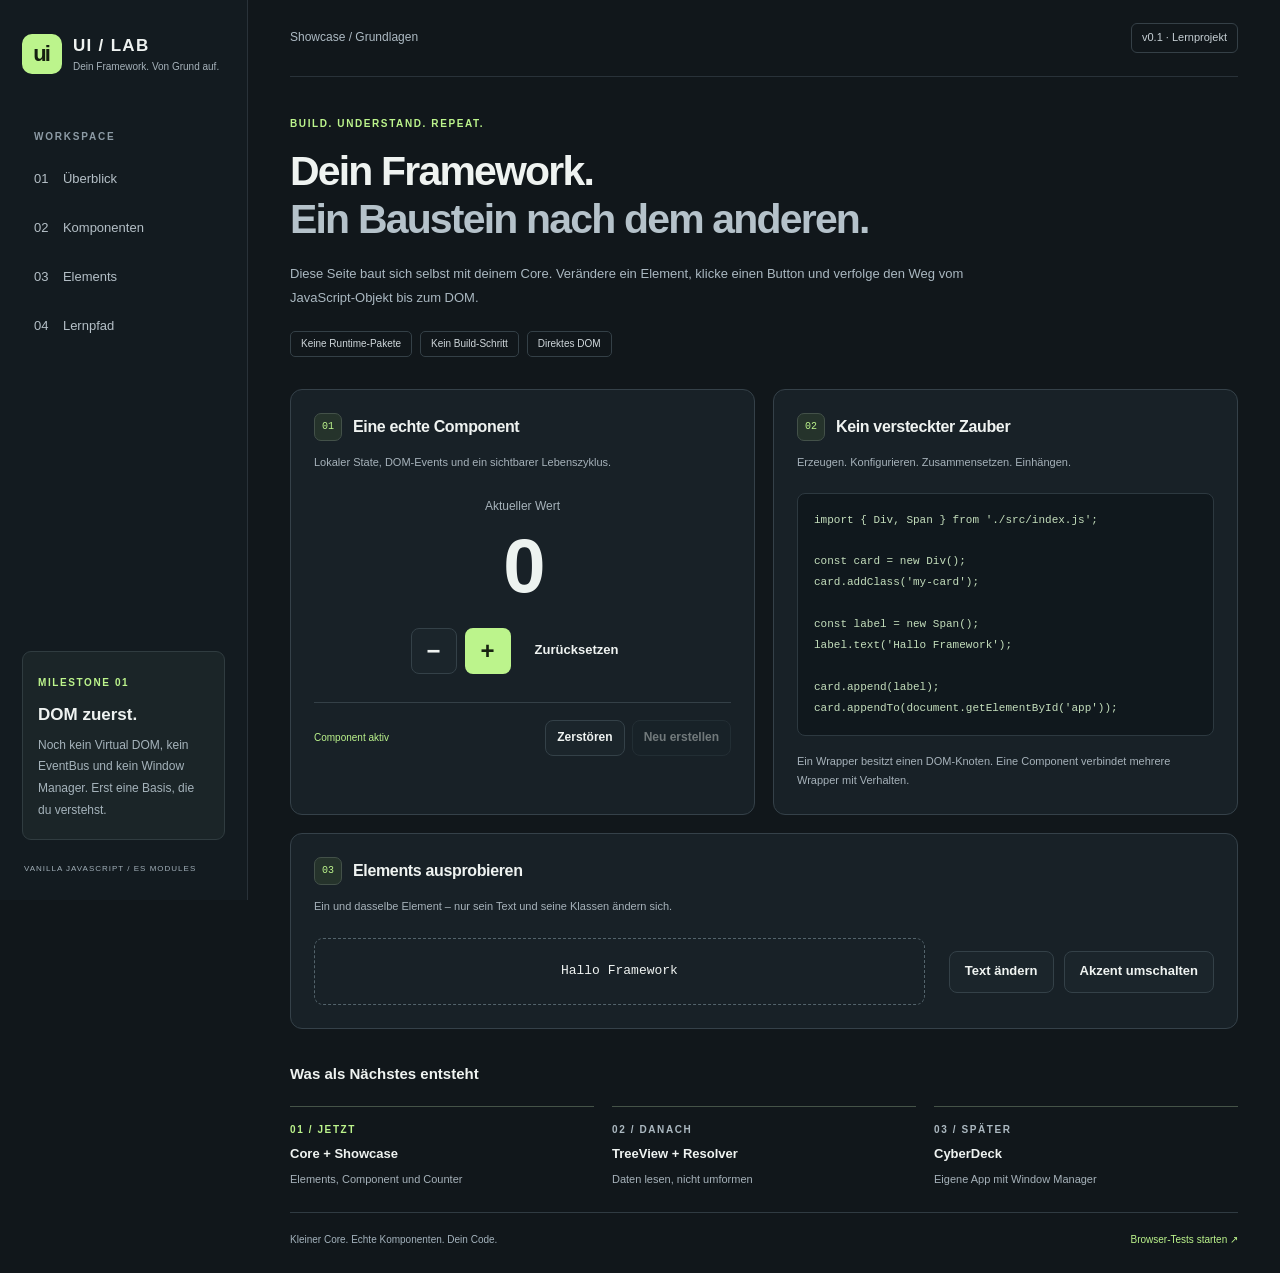
<file: ui-framework-starter/index.html>
<!doctype html>
<html lang="de">
<head>
    <meta charset="UTF-8">
    <meta name="viewport" content="width=device-width, initial-scale=1">
    <meta name="description" content="Ein eigenes Vanilla-JavaScript-UI-Framework lernen und bauen.">
    <meta name="theme-color" content="#11171b">
    <link rel="icon" href="data:,">
    <link rel="stylesheet" href="./styles/framework.css">
    <link rel="stylesheet" href="./showcase/showcase.css">
    <title>UI / LAB — Dein Framework</title>
</head>
<body>
    <a href="#main" class="skip-link">Zum Inhalt</a>
    <div id="app"></div>
    <noscript>Diese Musterseite benötigt JavaScript.</noscript>
    <script type="module" src="./main.js"></script>
</body>
</html>
</file>
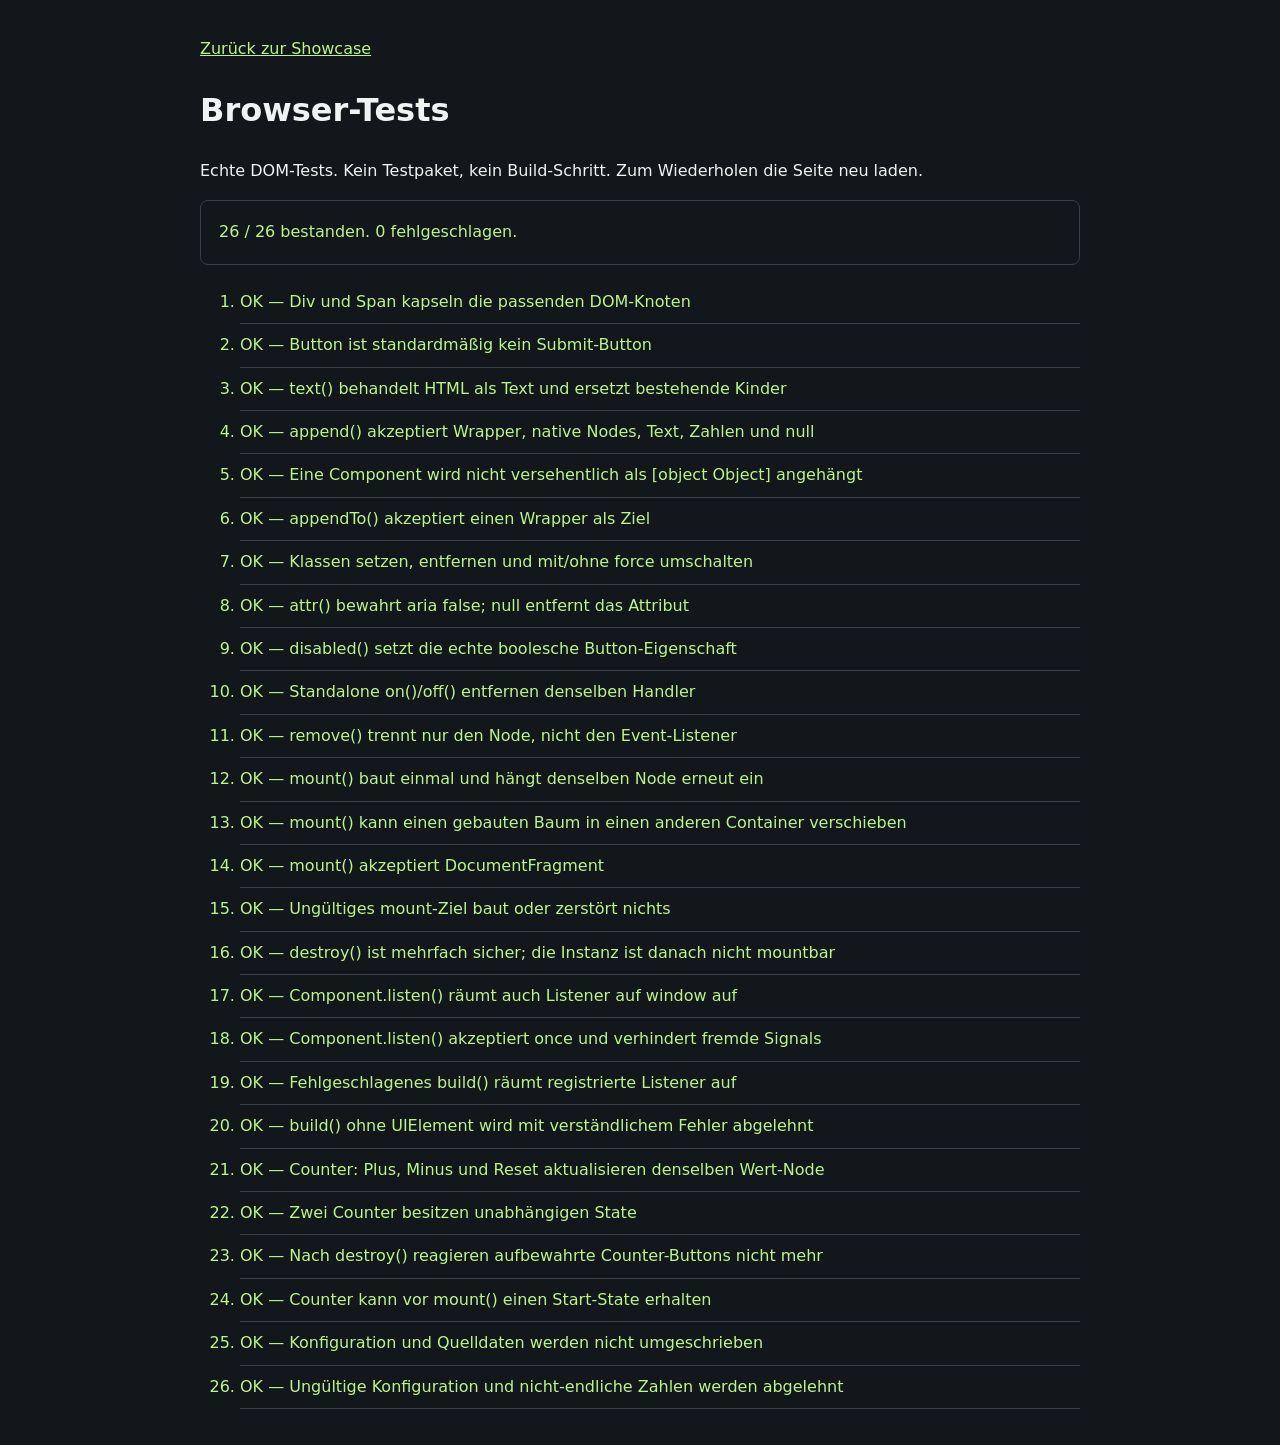
<file: ui-framework-starter/tests/index.html>
<!doctype html>
<html lang="de">
<head>
    <meta charset="UTF-8">
    <meta name="viewport" content="width=device-width, initial-scale=1">
    <link rel="icon" href="data:,">
    <title>UI / LAB - Browser-Tests</title>
    <style>
        :root { color-scheme: dark; font: 16px/1.65 system-ui, sans-serif; background: #11171b; color: #eff3f1; }
        body { max-width: 880px; margin: 36px auto; padding: 0 22px; }
        a, .pass { color: #bcf48c; }
        .fail { color: #ffb6b6; }
        li { padding: 8px 0; border-bottom: 1px solid #344047; }
        #summary { padding: 18px; border: 1px solid #344047; border-radius: 8px; }
        code { font-size: 14px; }
    </style>
</head>
<body>
    <a href="../">Zurück zur Showcase</a>
    <h1>Browser-Tests</h1>
    <p>Echte DOM-Tests. Kein Testpaket, kein Build-Schritt. Zum Wiederholen die Seite neu laden.</p>
    <p id="summary" role="status">Tests laufen …</p>
    <ol id="results"></ol>
    <div id="fixtures" hidden></div>
    <script type="module" src="./tests.js"></script>
</body>
</html>
</file>
<file: ui-framework-starter/styles/framework.css>
/* Optional component styling. No body/reset rules leak into a host website. */
.ui-button {
    box-sizing: border-box;
    display: inline-flex;
    align-items: center;
    justify-content: center;
    min-height: 42px;
    padding: 10px 15px;
    border: 1px solid var(--ui-border, #364249);
    border-radius: 8px;
    background: var(--ui-surface, #1c252b);
    color: var(--ui-text, #eff3f1);
    font: inherit;
    font-size: 13px;
    font-weight: 600;
    line-height: 1.3;
    cursor: pointer;
}
.ui-button:hover:not(:disabled) { filter: brightness(1.17); }
.ui-button:focus-visible { outline: 2px solid var(--ui-accent, #bcf48c); outline-offset: 4px; }
.ui-button:disabled { opacity: .42; cursor: not-allowed; }
.ui-button--primary { background: var(--ui-accent, #bcf48c); border-color: transparent; color: #172210; }
.ui-button--square { width: 46px; height: 46px; padding: 0; font-size: 24px; }
.ui-button--quiet { background: transparent; border-color: transparent; }
.ui-button--small { min-height: 36px; padding: 8px 11px; font-size: 12px; }
.ui-counter { display: flex; flex-direction: column; align-items: center; gap: 8px; padding: 21px 8px 25px; }
.ui-counter__label { color: var(--ui-muted, #a7b4bc); font-size: 12px; }
.ui-counter__value { font-size: 76px; font-weight: 600; line-height: 1.1; letter-spacing: -4px; font-variant-numeric: tabular-nums; }
.ui-counter__actions { display: flex; flex-wrap: wrap; align-items: center; justify-content: center; gap: 8px; margin-top: 12px; }
</file>
<file: ui-framework-starter/showcase/showcase.css>
/* Page-specific design. This file is NOT needed to reuse the framework. */
:root {
    color-scheme: dark;
    --ui-accent: #bcf48c;
    --ui-text: #eff3f1;
    --ui-muted: #a6b2ba;
    --ui-surface: #1b252b;
    --ui-border: #344148;
    font-family: Inter, "Segoe UI", Arial, sans-serif;
    background: #11171b;
    color: var(--ui-text);
}
* { box-sizing: border-box; }
html { scroll-padding-top: 20px; }
body { margin: 0; font-size: 14px; line-height: 1.6; }
a { color: inherit; text-decoration: none; }
a:focus-visible { outline: 2px solid var(--ui-accent); outline-offset: 4px; }
h1, h2, p { margin: 0; }
button { -webkit-tap-highlight-color: transparent; }
.skip-link { position: fixed; z-index: 10; left: 16px; top: -80px; padding: 10px 16px; background: var(--ui-accent); color: #11171b; }
.skip-link:focus { top: 12px; }
.showcase { display: grid; grid-template-columns: 248px minmax(0, 1fr); min-height: 100vh; }
.sidebar { position: sticky; top: 0; height: 100vh; display: flex; flex-direction: column; padding: 32px 22px 24px; border-right: 1px solid #293239; background: #131b20; }
.brand { display: flex; gap: 11px; align-items: center; margin-bottom: 54px; }
.brand__mark { display: grid; place-items: center; flex-shrink: 0; width: 40px; height: 40px; background: var(--ui-accent); color: #152010; border-radius: 10px; font-size: 22px; font-weight: 750; letter-spacing: -2px; padding-right: 2px; }
.brand strong { display: block; font-size: 17px; letter-spacing: 1.3px; }
.brand div > span { display: block; font-size: 10px; color: var(--ui-muted); }
.sidebar__label { font-size: 10px; font-weight: 600; letter-spacing: 1.8px; color: #8d9ba5; margin: 0 12px 13px; }
.nav { display: flex; flex-direction: column; gap: 6px; }
.nav__link { display: block; padding: 11px 12px; font-size: 13px; color: #b5c0c7; border-radius: 7px; white-space: pre; }
.nav__link:hover { background: #232f33; color: var(--ui-accent); }
.sidebar__note { margin-top: auto; padding: 18px 15px; background: #1b2528; border: 1px solid #303c40; border-radius: 9px; }
.sidebar__note strong { display: block; margin: 8px 0 7px; font-size: 17px; }
.sidebar__note p { color: #a5b3bb; font-size: 12px; line-height: 1.8; }
.sidebar__footer { font-size: 8px; letter-spacing: 1px; color: #a0aeb7; padding: 23px 2px 0; }
.main { width: 100%; max-width: 1280px; margin: 0 auto; padding: 0 42px 25px; min-width: 0; }
.topbar { height: 77px; display: flex; justify-content: space-between; align-items: center; border-bottom: 1px solid #293239; gap: 12px; }
.breadcrumb { color: #adbac3; font-size: 12px; }
.version { color: #c7d0d5; padding: 5px 10px; border: 1px solid #354047; border-radius: 6px; font-size: 11px; }
.intro { padding: 39px 0 32px; }
.eyebrow { color: var(--ui-accent); font-size: 10px; letter-spacing: 1.6px; font-weight: 650; }
h1 { font-size: clamp(29px, 3.2vw, 46px); letter-spacing: -1.8px; line-height: 1.17; font-weight: 650; margin-top: 16px; }
.title-accent { color: #b5c2ca; }
.intro__description { max-width: 680px; color: #aab8c1; margin-top: 18px; font-size: 13px; line-height: 1.85; }
.tags { display: flex; flex-wrap: wrap; gap: 8px; margin-top: 21px; }
.tag { padding: 4px 10px; border-radius: 5px; border: 1px solid #344047; font-size: 10px; color: #d0d8dc; }
.demo-grid { display: grid; grid-template-columns: 1fr 1fr; gap: 18px; }
.panel { border: 1px solid #354149; border-radius: 12px; padding: 23px; background: #182127; min-width: 0; }
.panel__header { display: flex; gap: 11px; align-items: center; }
.section-number { width: 28px; height: 28px; display: grid; place-items: center; border: 1px solid #435149; background: #25332b; color: var(--ui-accent); border-radius: 7px; font-size: 10px; font-family: Consolas, monospace; flex-shrink: 0; }
.panel__title { font-size: 16px; letter-spacing: -.35px; font-weight: 600; }
.panel__description { font-size: 11px; color: var(--ui-muted); line-height: 1.8; margin-top: 12px; }
.counter-host { min-height: 229px; display: grid; place-items: center; text-align: center; color: #edf3f0; font-size: 13px; }
.lifecycle { border-top: 1px solid #344047; padding-top: 17px; display: flex; gap: 10px; justify-content: space-between; align-items: center; flex-wrap: wrap; }
.lifecycle__status { color: var(--ui-accent); font-size: 10px; }
.lifecycle__actions { display: flex; gap: 7px; flex-wrap: wrap; }
.code { margin: 20px 0 0; padding: 16px; background: #10181d; border: 1px solid #2d3940; border-radius: 8px; font-size: 11px; line-height: 1.9; overflow-x: auto; color: #c4debc; tab-size: 4; }
.code code { font-family: Consolas, "Liberation Mono", monospace; }
.code-note { margin-top: 16px; color: var(--ui-muted); font-size: 11px; line-height: 1.8; }
.elements-panel { margin-top: 18px; }
.element-playground { display: flex; align-items: center; gap: 24px; margin-top: 21px; }
.element-preview { flex: 1; min-width: 0; min-height: 67px; padding: 20px; border: 1px dashed #53636b; border-radius: 9px; display: grid; place-items: center; font-family: Consolas, monospace; font-size: 13px; text-align: center; }
.element-preview.is-accent { background: var(--ui-accent); color: #13220d; border-color: var(--ui-accent); }
.element-controls { display: flex; gap: 10px; flex-wrap: wrap; }
.roadmap { margin: 33px 0 24px; }
.roadmap__title { font-size: 15px; font-weight: 600; }
.roadmap__steps { display: grid; grid-template-columns: repeat(3, 1fr); gap: 18px; padding: 0; margin: 20px 0 0; list-style: none; }
.roadmap__steps li { border-top: 1px solid #455348; padding: 15px 0 0; display: flex; flex-direction: column; gap: 6px; }
.roadmap__steps li:not(:first-child) .eyebrow { color: #acb9c1; }
.roadmap__steps strong { font-size: 13px; font-weight: 600; }
.roadmap__steps li > span:last-child { font-size: 11px; color: var(--ui-muted); }
.footer { border-top: 1px solid #303b42; padding-top: 19px; display: flex; flex-wrap: wrap; justify-content: space-between; gap: 10px; color: #a4b3bd; font-size: 10px; }
.text-link { color: var(--ui-accent); }
@media (min-width: 1600px) { .intro { padding-top: 48px; } }
@media (max-width: 1120px) {
    .showcase { grid-template-columns: 210px minmax(0, 1fr); }
    .main { padding-right: 25px; padding-left: 25px; }
    .sidebar { padding-right: 15px; padding-left: 15px; }
    .demo-grid { grid-template-columns: 1fr; }
    .element-playground { align-items: stretch; flex-direction: column; gap: 14px; }
}
@media (max-width: 720px) {
    .showcase { display: block; }
    .sidebar { position: static; height: auto; padding: 20px; border-right: 0; border-bottom: 1px solid #344047; }
    .brand { margin-bottom: 19px; }
    .sidebar__label, .sidebar__note, .sidebar__footer { display: none; }
    .nav { flex-direction: row; flex-wrap: wrap; gap: 5px; }
    .nav__link { padding: 7px 9px; font-size: 11px; }
    .main { padding: 0 18px 22px; }
    .topbar { height: 66px; }
    .breadcrumb { font-size: 11px; }
    .version { font-size: 10px; }
    .intro { padding-top: 30px; }
    h1 { letter-spacing: -1px; font-size: 32px; }
    .panel { padding: 19px; }
    .panel__title { font-size: 15px; }
    .roadmap__steps { grid-template-columns: 1fr; gap: 20px; }
    .element-controls { gap: 8px; }
}
</file>
